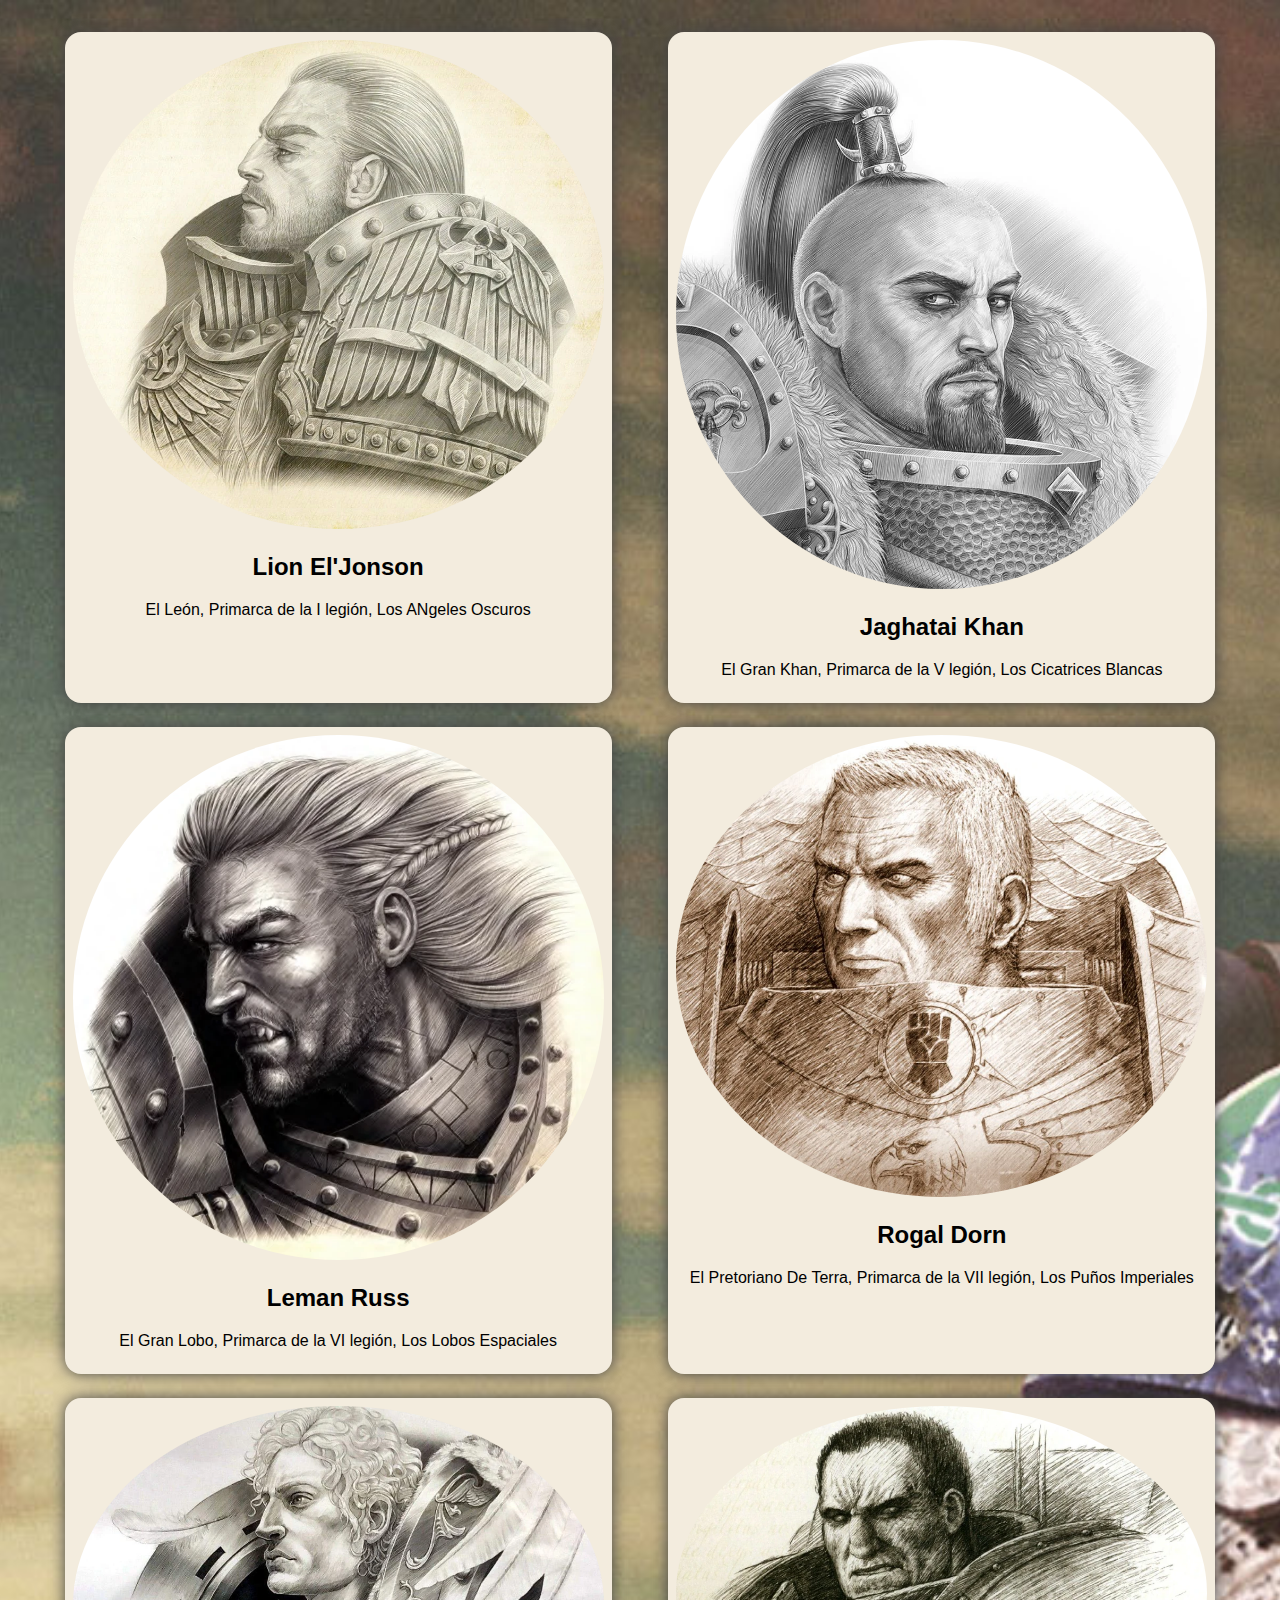
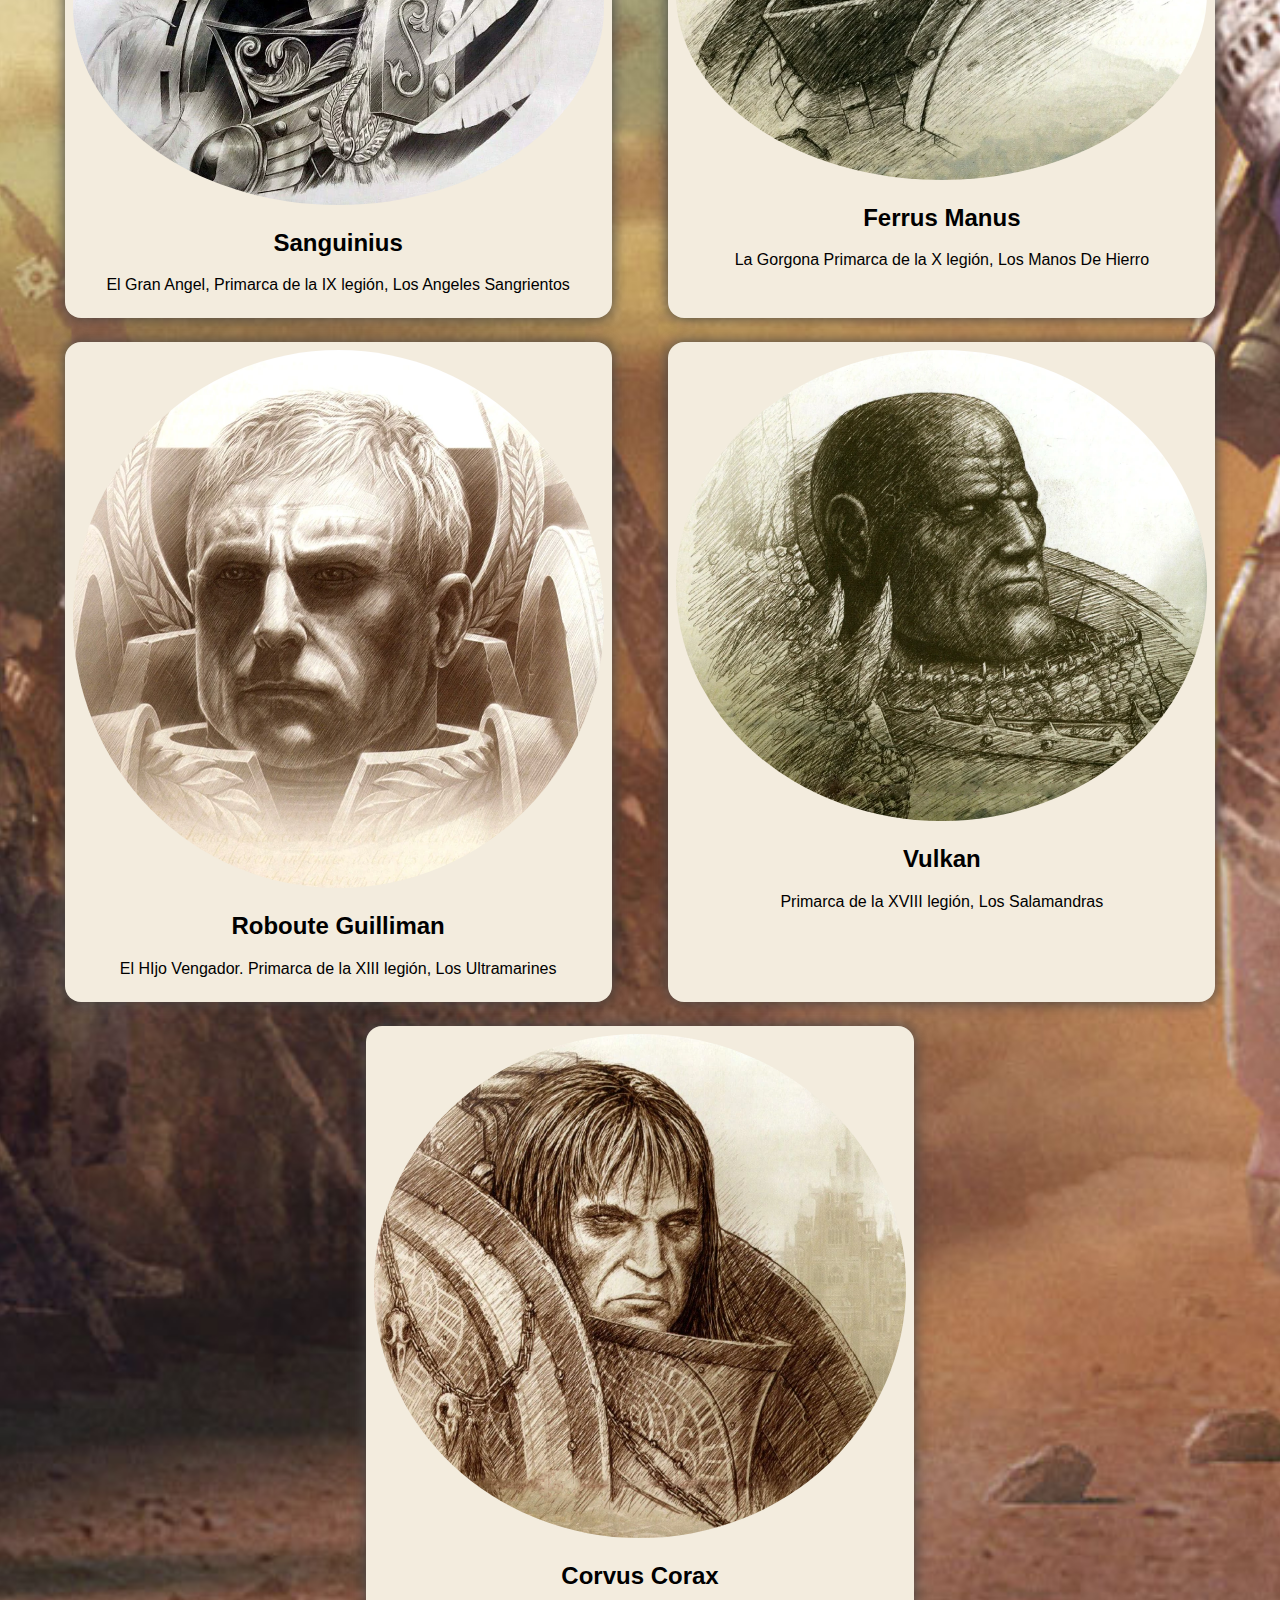
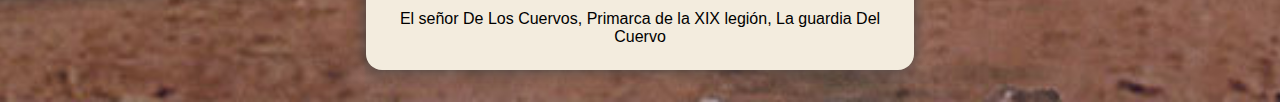
<file: Ejercicio1/index.html>
<!DOCTYPE html>
<html lang="es">
  <head>
    <meta charset="UTF-8" />
    <meta name="viewport" content="width=device-width, initial-scale=1.0" />
    <title>Tarjetas de Presentación con Flexbox</title>
    <link rel="stylesheet" href="styles/styles.css" />
  </head>
  <body>
    <section class="contenedor">
      <div class="card">
        <img src="img/LionElJonson.webp" alt="Retrato de Lion El'Jonson" />
        <h2>Lion El'Jonson</h2>
        <p>El León, Primarca de la I legión, Los ANgeles Oscuros</p>
      </div>
      <div class="card">
        <img src="img/JaghataiKhan.webp" alt="Retrato de Jaghatai Khan" />
        <h2>Jaghatai Khan</h2>
        <p>El Gran Khan, Primarca de la V legión, Los Cicatrices Blancas</p>
      </div>
      <div class="card">
        <img src="img/Leman_Russ.webp" alt="Retrato de Leman Russ" />
        <h2>Leman Russ</h2>
        <p>El Gran Lobo, Primarca de la VI legión, Los Lobos Espaciales</p>
      </div>
      <div class="card">
        <img src="img/Rogal_Dorn.webp" alt="Retrato de Rogal Dorn" />
        <h2>Rogal Dorn</h2>
        <p>
          El Pretoriano De Terra, Primarca de la VII legión, Los Puños
          Imperiales
        </p>
      </div>
      <div class="card">
        <img src="img/Sanguinius.webp" alt="Retrato de Sanguinius" />
        <h2>Sanguinius</h2>
        <p>El Gran Angel, Primarca de la IX legión, Los Angeles Sangrientos</p>
      </div>
      <div class="card">
        <img src="img/Ferrus_Manus.webp" alt="Retrato de Ferrus Manus" />
        <h2>Ferrus Manus</h2>
        <p>La Gorgona Primarca de la X legión, Los Manos De Hierro</p>
      </div>
      <div class="card">
        <img src="img/Guilliman.webp" alt="Retrato de Roboute Guilliman" />
        <h2>Roboute Guilliman</h2>
        <p>El HIjo Vengador. Primarca de la XIII legión, Los Ultramarines</p>
      </div>

      <div class="card">
        <img src="img/Vulkan.webp" alt="Retrato de Vulkan" />
        <h2>Vulkan</h2>
        <p>Primarca de la XVIII legión, Los Salamandras</p>
      </div>
      <div class="card">
        <img src="img/Corax.webp" alt="Retrato de Corvus Corax" />
        <h2>Corvus Corax</h2>
        <p>
          El señor De Los Cuervos, Primarca de la XIX legión, La guardia Del
          Cuervo
        </p>
      </div>
    </section>
  </body>
</html>
</file>
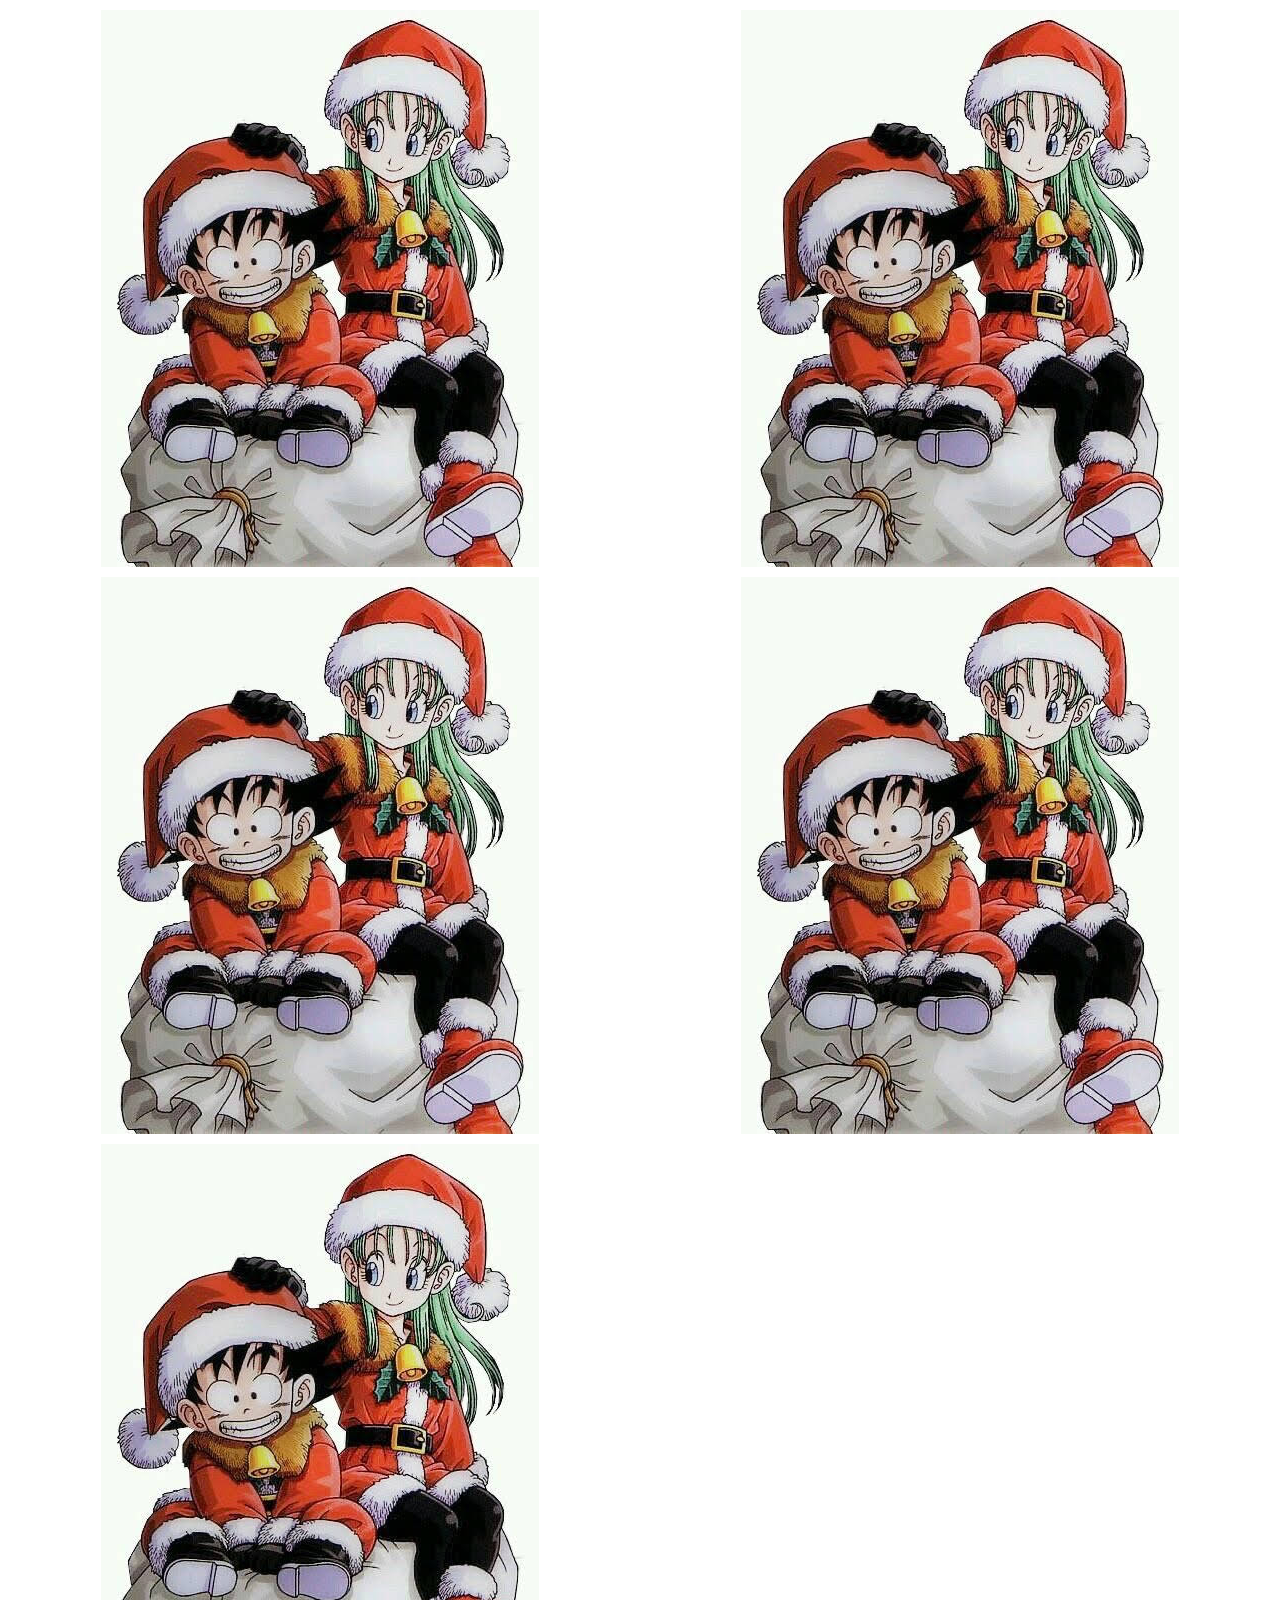
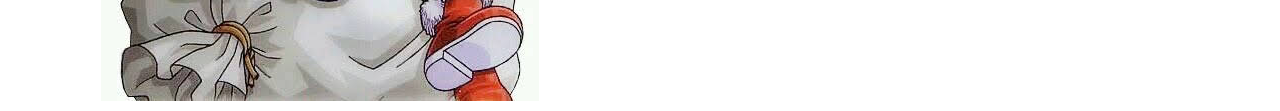
<file: Ejercicio2/index.html>
<!DOCTYPE html>
<html lang="es">
<head>
    <meta charset="UTF-8">
    <meta name="viewport" content="width=device-width, initial-scale=1.0">
    <title>Tarjetas de Presentación con Flexbox</title>
    <link rel="stylesheet" href="styles/styles.css">
</head>
<body>

    <section class="galeria">
        <img src="img/naviGoku.jpg" class="galeria__img" alt="">
        <img src="img/naviGoku.jpg" class="galeria__img" alt="">
        <img src="img/naviGoku.jpg" class="galeria__img" alt="">
        <img src="img/naviGoku.jpg" class="galeria__img" alt="">
        <img src="img/naviGoku.jpg" class="galeria__img" alt="">
    </section>
    
</body>
</html>
</file>
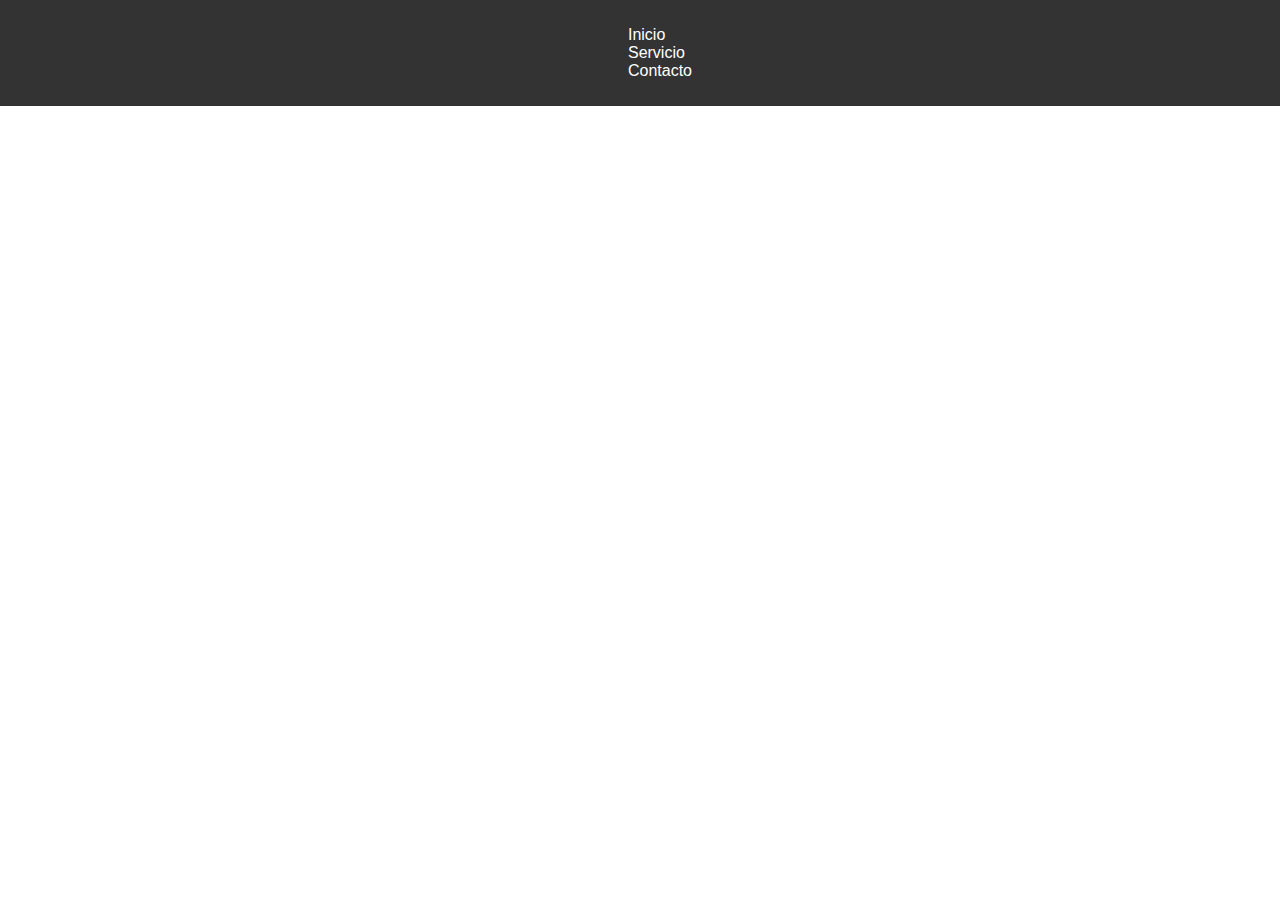
<file: Ejercicio3/index.html>
<!DOCTYPE html>
<html lang="es">
<head>
    <meta charset="UTF-8">
    <meta name="viewport" content="width=device-width, initial-scale=1.0">
    <title>Tarjetas de Presentación con Flexbox</title>
    <link rel="stylesheet" href="styles/styles.css">
</head>
<body>
    <nav class="nav-bar">
        <ul class="nav-bar__list">
            <li class="nav-bar__item">Inicio</li>
            <li class="nav-bar__item">Servicio</li>
            <li class="nav-bar__item">Contacto</li>
        </ul>
    </nav>
</body>
</html>
</file>
<file: Ejercicio1/styles/styles.css>
* {
  box-sizing: border-box;
}
body {
  margin: 0;
  font-family: sans-serif;
  font-size: 1rem;
  background-image: url("../img/warhammer-40k-wallpaper.jpg");
    background-position: center;
    background-repeat: no-repeat;
    background-size: cover;
}
.contenedor {
  display: flex;
  flex-direction: row;
  justify-content: space-evenly;
  flex-wrap: wrap;
  padding: 2rem;
  gap: 1.5rem;
  margin: auto;
}
.card {
  box-shadow: 0 0 15px #444;
  text-align: center;
  border-radius: 1rem;
  padding: 0.5rem;
  background-color: #f3ecde;
}

.card img {
  max-width: 100%;
  border-radius: 50%;
}
@media screen and (min-width: 1000px) {
  .card {
    max-width: 45%;
}
}

@media screen and (min-width: 1700px) {
  .contenedor {
    gap: 0.5rem;
    max-width: 80svw;
  }
  .card {
    padding: 0.5rem;
    max-width: 20%;
  }
}
</file>
<file: Ejercicio2/styles/styles.css>
body{
    margin: 0;
    font-family: sans-serif;
}

.galeria{
    padding: 10px 0;
    display: grid;
    grid-template-columns: 1fr;
    justify-items: center;
    row-gap: 10px;
}
.galeria__img{
    max-width: 80%;
}

@media screen and (min-width: 1000px) {
    .galeria{
        grid-template-columns: repeat(2,1fr);
    }
}

@media screen and (min-width: 1700px) {
    .galeria{
        grid-template-columns: repeat(5,1fr);
    }
}
</file>
<file: Ejercicio3/styles/styles.css>
body{
    margin: 0;
    font-family: sans-serif;
}
.nav-bar{
    display: flex;
    flex-direction: row;
    justify-content: center;
    align-items: center;
    padding: 10px;
    background-color: #333;
    color: #fff;
}
.nav-bar__item{
    list-style-type: none;
}
</file>
